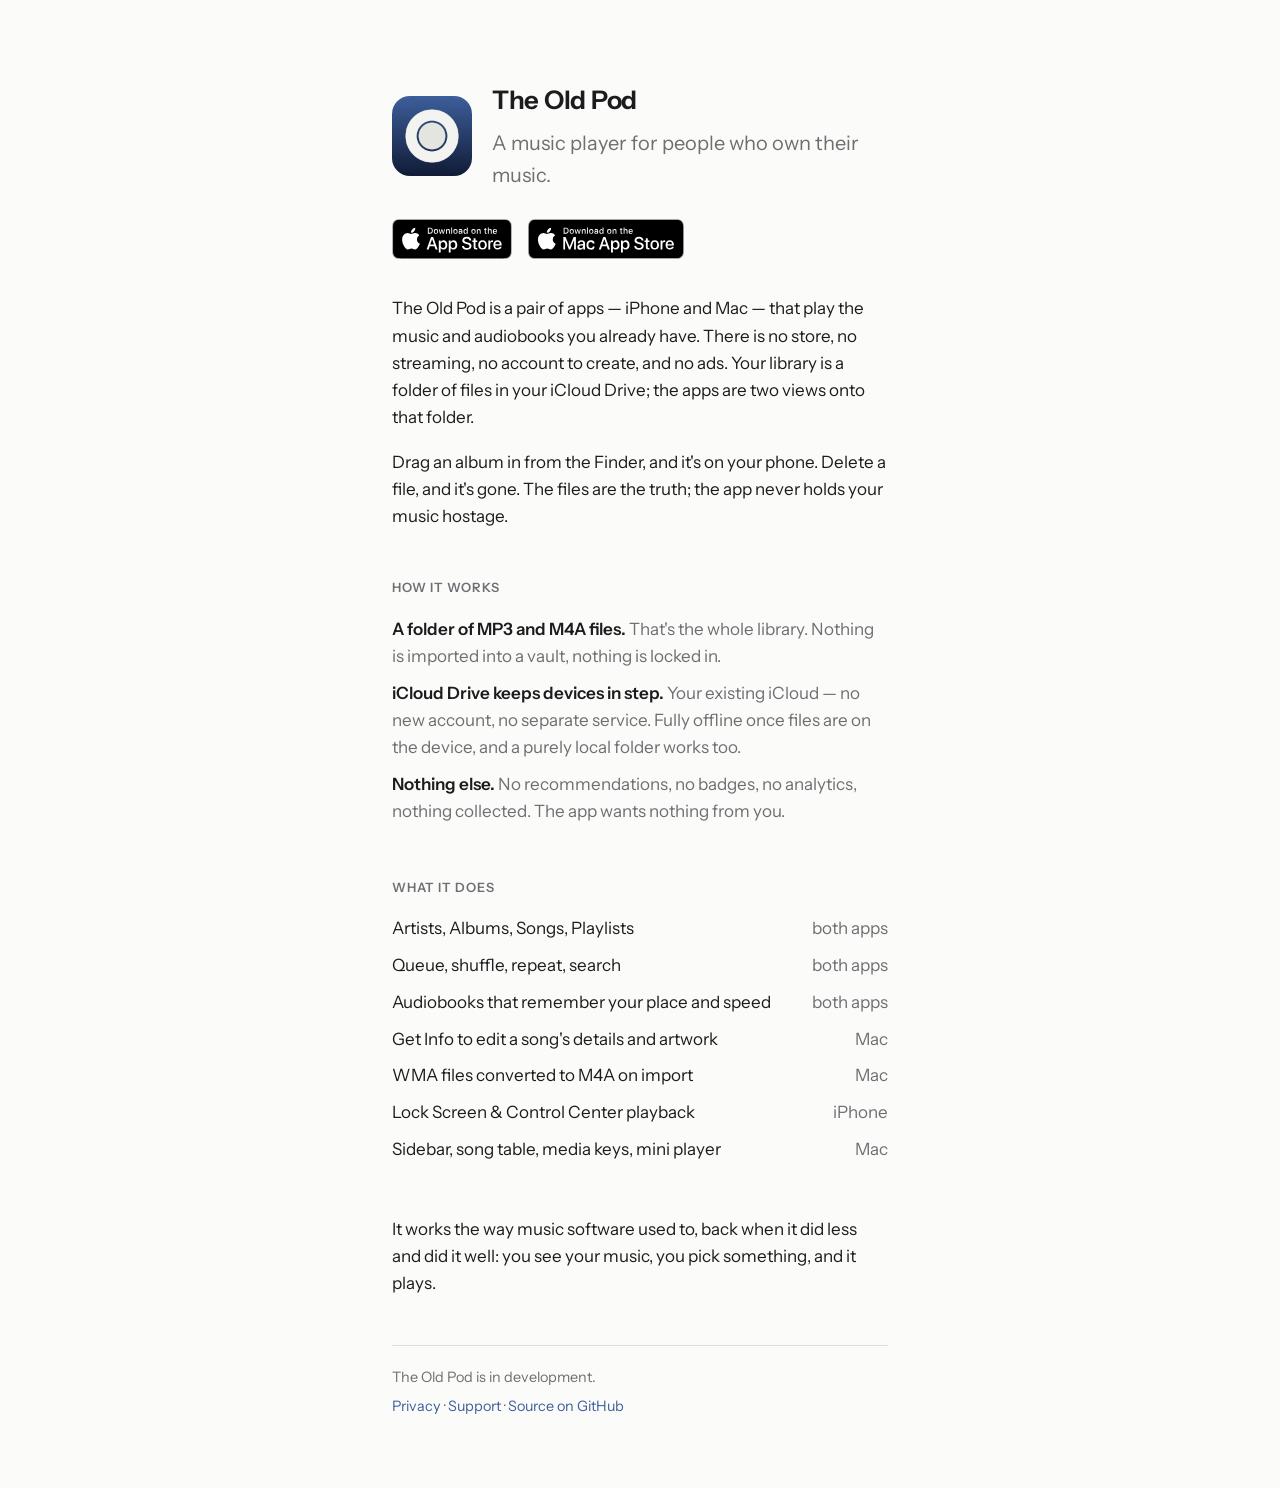
<file: docs/index.html>
<!doctype html>
<html lang="en">
<head>
  <meta charset="utf-8">
  <meta name="viewport" content="width=device-width, initial-scale=1">
  <title>The Old Pod — a music player for people who own their music</title>
  <meta name="description" content="An iPhone and Mac player for your own MP3 and M4A files, with no store, no streaming, no account, and no ads. Your library is a folder of files.">
  <meta name="theme-color" content="#101318" media="(prefers-color-scheme: dark)">
  <meta name="theme-color" content="#fbfbf9" media="(prefers-color-scheme: light)">
  <link rel="icon" href="assets/icon.png">
  <link rel="apple-touch-icon" href="assets/icon.png">
  <link rel="stylesheet" href="assets/site.css?v=2">
</head>
<body>
<main>
  <header class="masthead">
    <img class="icon" width="80" height="80" src="assets/icon.png" alt="The Old Pod app icon — a click wheel on a blue background">
    <div>
      <h1>The Old Pod</h1>
      <p class="tagline">A music player for people who own their music.</p>
    </div>
  </header>

  <!-- TODO: replace id0000000000 with the real App Store ID once the app is live. -->
  <p class="store">
    <a href="https://apps.apple.com/app/id0000000000"><img src="assets/download-on-the-app-store.svg" width="120" height="40" alt="Download on the App Store"></a>
    <a href="https://apps.apple.com/app/id0000000000"><img src="assets/download-on-the-mac-app-store.svg" width="156" height="40" alt="Download on the Mac App Store"></a>
  </p>

  <p>The Old Pod is a pair of apps — iPhone&nbsp;and&nbsp;Mac — that play the music and audiobooks you already have. There is no store, no streaming, no account to create, and no ads. Your library is a folder of files in your iCloud&nbsp;Drive; the apps are two views onto that folder.</p>
  <p>Drag an album in from the Finder, and it's on your phone. Delete a file, and it's gone. The files are the truth; the app never holds your music hostage.</p>

  <hr>

  <h2>How it works</h2>
  <ul>
    <li><strong>A folder of MP3 and M4A files.</strong> <span>That's the whole library. Nothing is imported into a vault, nothing is locked in.</span></li>
    <li><strong>iCloud Drive keeps devices in step.</strong> <span>Your existing iCloud — no new account, no separate service. Fully offline once files are on the device, and a purely local folder works too.</span></li>
    <li><strong>Nothing else.</strong> <span>No recommendations, no badges, no analytics, nothing collected. The app wants nothing from you.</span></li>
  </ul>

  <hr>

  <h2>What it does</h2>
  <ul>
    <li>Artists, Albums, Songs, Playlists <span class="meta">both apps</span></li>
    <li>Queue, shuffle, repeat, search <span class="meta">both apps</span></li>
    <li>Audiobooks that remember your place and speed <span class="meta">both apps</span></li>
    <li>Get Info to edit a song's details and artwork <span class="meta">Mac</span></li>
    <li>WMA files converted to M4A on import <span class="meta">Mac</span></li>
    <li>Lock Screen &amp; Control Center playback <span class="meta">iPhone</span></li>
    <li>Sidebar, song table, media keys, mini player <span class="meta">Mac</span></li>
  </ul>

  <hr>

  <p>It works the way music software used to, back when it did less and did it well: you see your music, you pick something, and it plays.</p>

  <footer>
    <p>The Old Pod is in development.</p>
    <p><a href="privacy.html">Privacy</a> · <a href="support.html">Support</a> · <a href="https://github.com/simple-useful-apps/theoldpod">Source on GitHub</a></p>
  </footer>
</main>
</body>
</html>
</file>
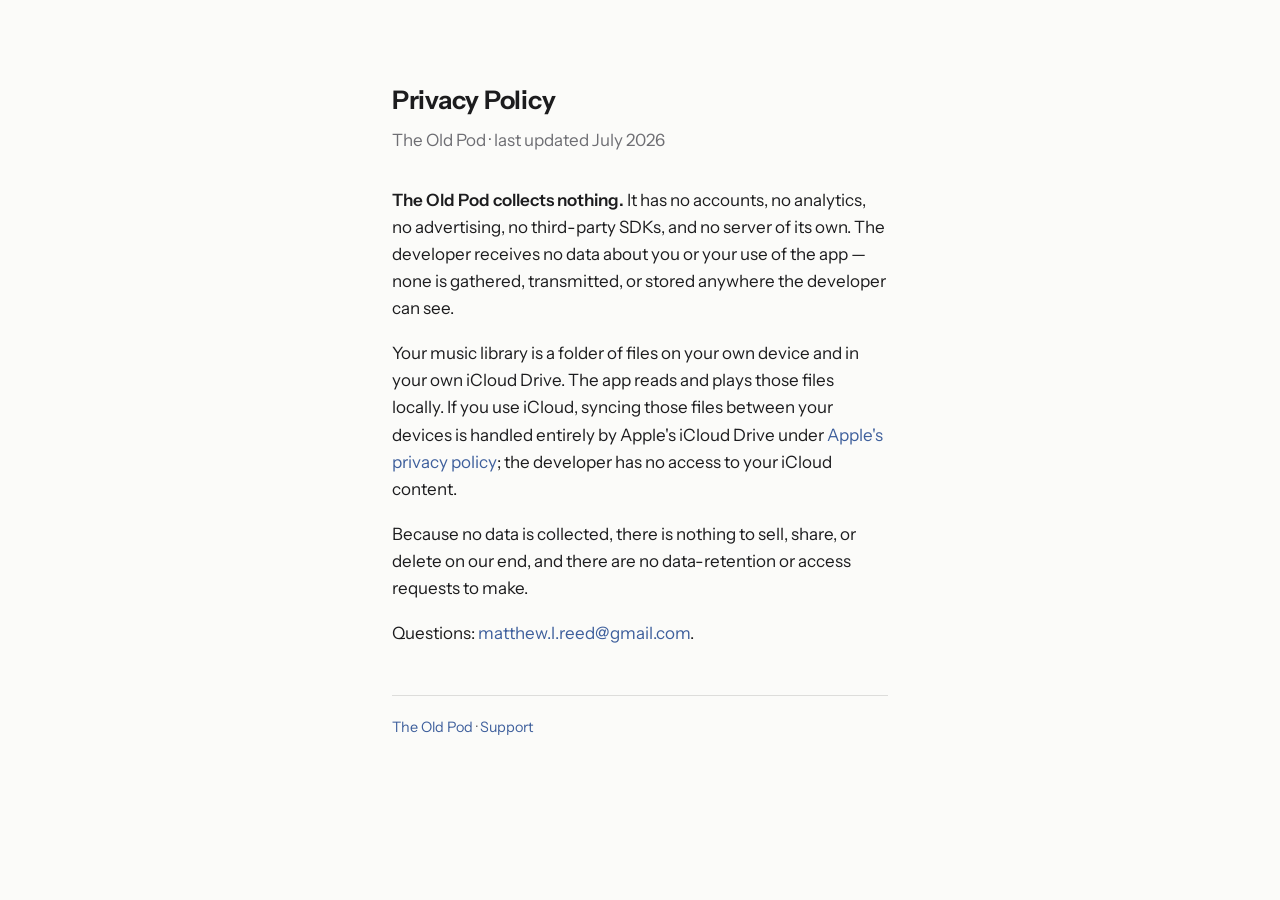
<file: docs/privacy.html>
<!doctype html>
<html lang="en">
<head>
  <meta charset="utf-8">
  <meta name="viewport" content="width=device-width, initial-scale=1">
  <title>The Old Pod — Privacy Policy</title>
  <meta name="description" content="Privacy policy for The Old Pod iPhone and Mac apps.">
  <link rel="icon" href="assets/icon.png">
  <link rel="stylesheet" href="assets/site.css?v=2">
</head>
<body>
<main>
  <h1>Privacy Policy</h1>
  <p class="updated">The Old Pod · last updated July 2026</p>

  <p><strong>The Old Pod collects nothing.</strong> It has no accounts, no analytics, no advertising, no third-party SDKs, and no server of its own. The developer receives no data about you or your use of the app — none is gathered, transmitted, or stored anywhere the developer can see.</p>

  <p>Your music library is a folder of files on your own device and in your own iCloud Drive. The app reads and plays those files locally. If you use iCloud, syncing those files between your devices is handled entirely by Apple's iCloud Drive under <a href="https://www.apple.com/legal/privacy/">Apple's privacy policy</a>; the developer has no access to your iCloud content.</p>

  <p>Because no data is collected, there is nothing to sell, share, or delete on our end, and there are no data-retention or access requests to make.</p>

  <p>Questions: <a href="mailto:matthew.l.reed@gmail.com">matthew.l.reed@gmail.com</a>.</p>

  <footer><p><a href="index.html">The Old Pod</a> · <a href="support.html">Support</a></p></footer>
</main>
</body>
</html>
</file>
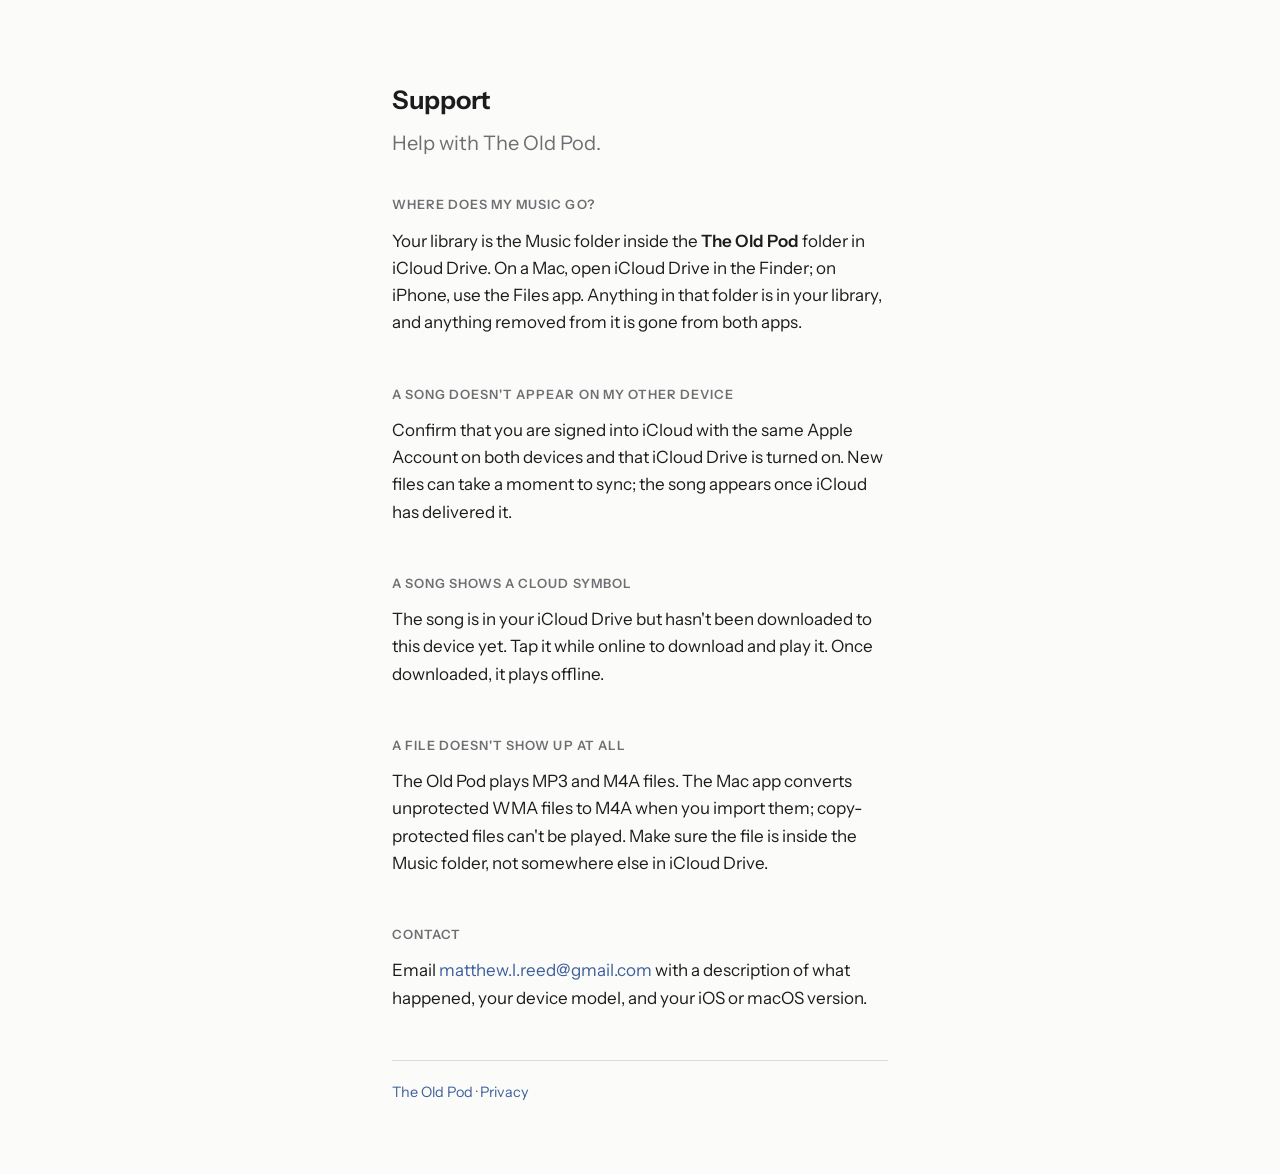
<file: docs/support.html>
<!doctype html>
<html lang="en">
<head>
  <meta charset="utf-8">
  <meta name="viewport" content="width=device-width, initial-scale=1">
  <title>The Old Pod — Support</title>
  <meta name="description" content="Help and support for The Old Pod iPhone and Mac apps.">
  <link rel="icon" href="assets/icon.png">
  <link rel="stylesheet" href="assets/site.css?v=2">
</head>
<body>
<main>
  <h1>Support</h1>
  <p class="tagline">Help with The Old Pod.</p>

  <h2>Where does my music go?</h2>
  <p>Your library is the Music folder inside the <strong>The Old Pod</strong> folder in iCloud&nbsp;Drive. On a Mac, open iCloud Drive in the Finder; on iPhone, use the Files app. Anything in that folder is in your library, and anything removed from it is gone from both apps.</p>

  <hr>

  <h2>A song doesn't appear on my other device</h2>
  <p>Confirm that you are signed into iCloud with the same Apple Account on both devices and that iCloud Drive is turned on. New files can take a moment to sync; the song appears once iCloud has delivered it.</p>

  <hr>

  <h2>A song shows a cloud symbol</h2>
  <p>The song is in your iCloud Drive but hasn't been downloaded to this device yet. Tap it while online to download and play it. Once downloaded, it plays offline.</p>

  <hr>

  <h2>A file doesn't show up at all</h2>
  <p>The Old Pod plays MP3 and M4A files. The Mac app converts unprotected WMA files to M4A when you import them; copy-protected files can't be played. Make sure the file is inside the Music folder, not somewhere else in iCloud&nbsp;Drive.</p>

  <hr>

  <h2>Contact</h2>
  <p>Email <a href="mailto:matthew.l.reed@gmail.com">matthew.l.reed@gmail.com</a> with a description of what happened, your device model, and your iOS or macOS version.</p>

  <footer><p><a href="index.html">The Old Pod</a> · <a href="privacy.html">Privacy</a></p></footer>
</main>
</body>
</html>
</file>
<file: docs/assets/site.css>
/* Instrument Sans, SIL Open Font License (see InstrumentSans-OFL.txt). */
@font-face {
  font-family: "Instrument Sans";
  src: url("InstrumentSans.woff2") format("woff2");
  font-weight: 400 700;
  font-display: swap;
}

:root {
  color-scheme: light dark;
  --bg: #fbfbf9;
  --fg: #1c1c1e;
  --muted: #6e6e73;
  --accent: #3e5f9c;
  --rule: rgba(0, 0, 0, 0.12);
}

@media (prefers-color-scheme: dark) {
  :root {
    --bg: #101318;
    --fg: #f2f2ef;
    --muted: #98989f;
    --accent: #8fadd9;
    --rule: rgba(255, 255, 255, 0.14);
  }
}

* {
  box-sizing: border-box;
  margin: 0;
  padding: 0;
}

body {
  background: var(--bg);
  color: var(--fg);
  font: 17px/1.6 "Instrument Sans", -apple-system, BlinkMacSystemFont, "Segoe UI", system-ui, sans-serif;
  -webkit-font-smoothing: antialiased;
}

main {
  max-width: 34rem;
  margin: 0 auto;
  padding: 5rem 1.5rem 4rem;
}

.masthead {
  display: flex;
  align-items: center;
  gap: 1.25rem;
  margin-bottom: 1.75rem;
}

.icon {
  width: 80px;
  height: 80px;
  flex: none;
  border-radius: 18px;
}

.masthead .tagline {
  margin-bottom: 0;
}

.store {
  display: flex;
  flex-wrap: wrap;
  gap: 1rem;
  margin-bottom: 2.25rem;
}

/* Apple's badges must stay unaltered, at least 40px tall. */
.store img {
  display: block;
}

h1 {
  margin-bottom: 0.4rem;
  font-size: 1.6rem;
  font-weight: 650;
  letter-spacing: -0.01em;
}

.tagline {
  margin-bottom: 2.25rem;
  color: var(--muted);
  font-size: 1.25rem;
}

.updated {
  margin-bottom: 2rem;
  color: var(--muted);
}

p {
  margin-bottom: 1.1rem;
}

strong {
  font-weight: 600;
}

hr {
  margin: 1.5rem 0;
  border: 0;
}

h2 {
  margin-bottom: 0.75rem;
  color: var(--muted);
  font-size: 0.8rem;
  font-weight: 600;
  letter-spacing: 0.08em;
  text-transform: uppercase;
}

ul {
  margin-bottom: 1.1rem;
  list-style: none;
}

li {
  padding: 0.3rem 0;
}

li span {
  color: var(--muted);
}

.meta {
  float: right;
  color: var(--muted);
  font-variant-numeric: tabular-nums;
}

footer {
  margin-top: 3rem;
  padding-top: 1.25rem;
  border-top: 1px solid var(--rule);
  color: var(--muted);
  font-size: 0.9rem;
}

footer p {
  margin-bottom: 0.35rem;
}

a {
  color: var(--accent);
  text-decoration: none;
}

a:hover {
  text-decoration: underline;
}

a:focus-visible {
  outline: 3px solid var(--accent);
  outline-offset: 3px;
  border-radius: 2px;
}

@media (max-width: 28rem) {
  main {
    padding-top: 3.5rem;
  }

  .icon {
    width: 64px;
    height: 64px;
    border-radius: 14px;
  }

  .meta {
    float: none;
    display: block;
  }
}
</file>
